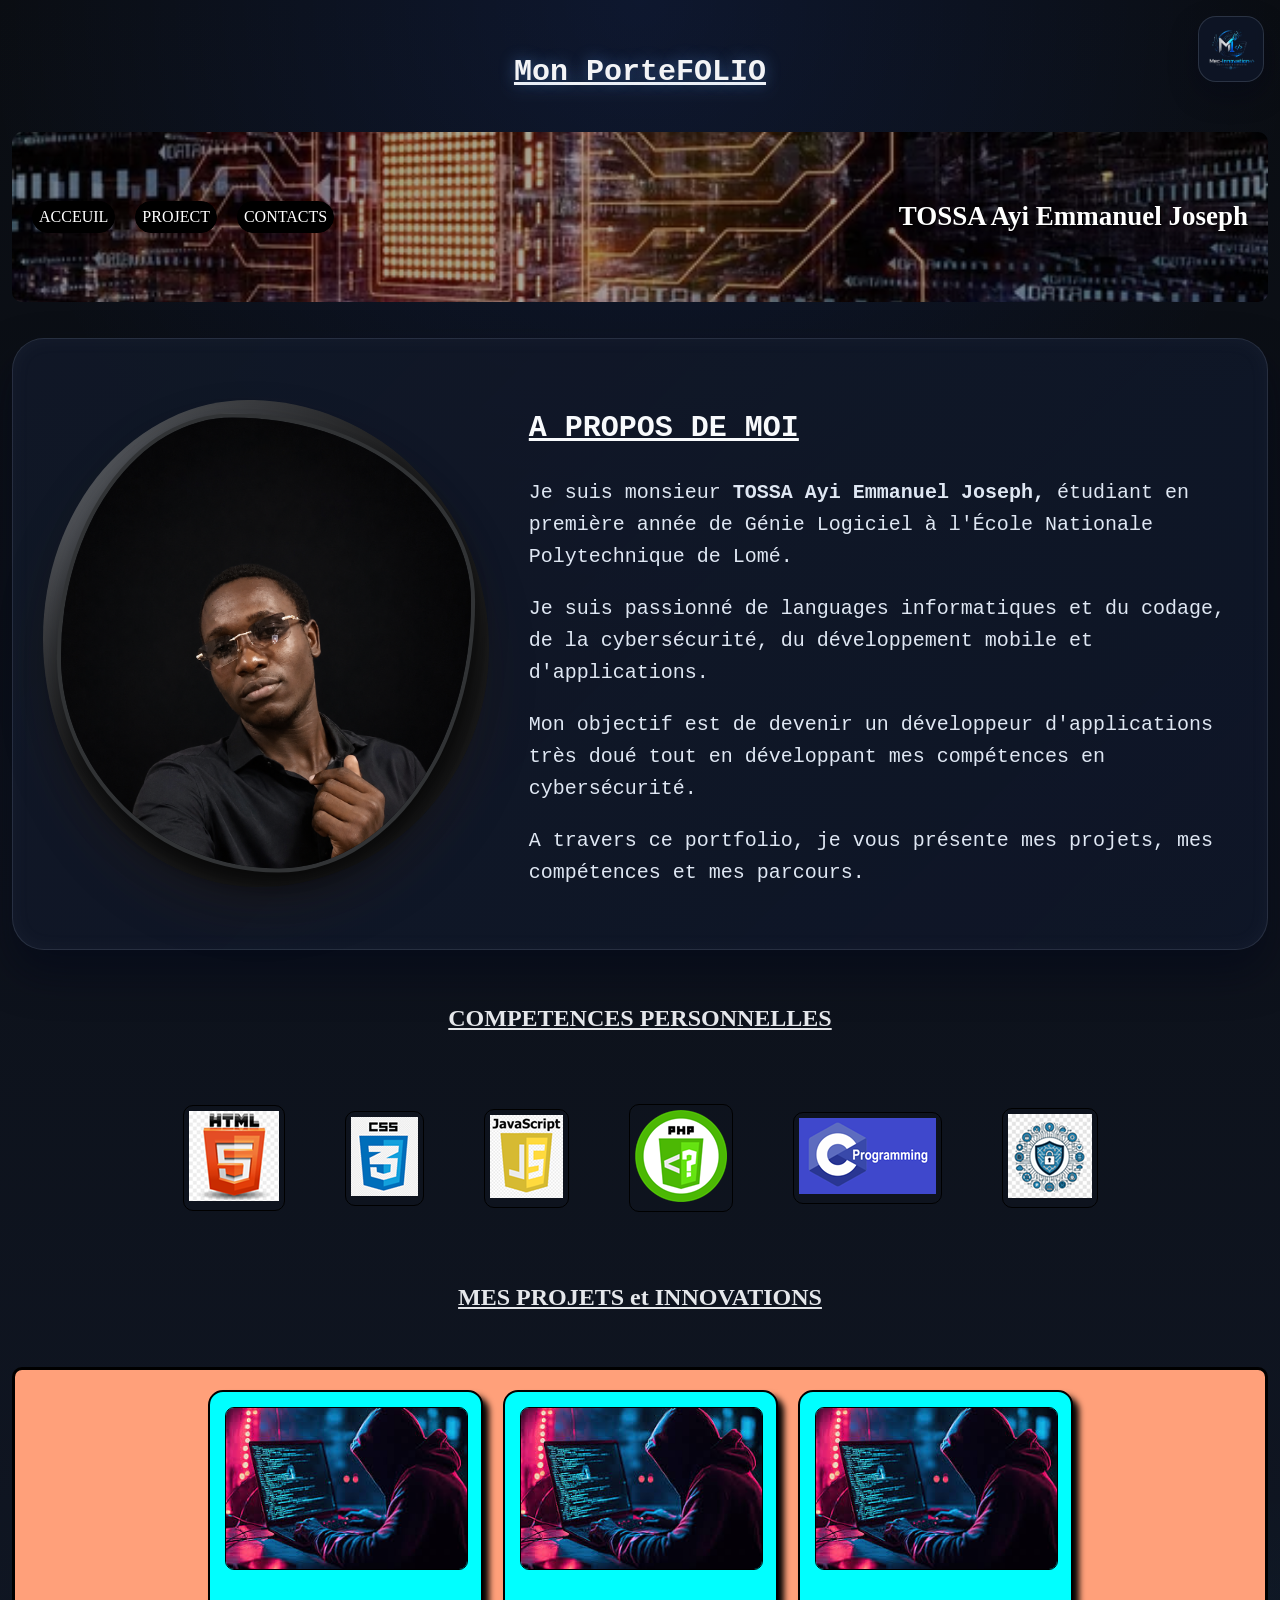
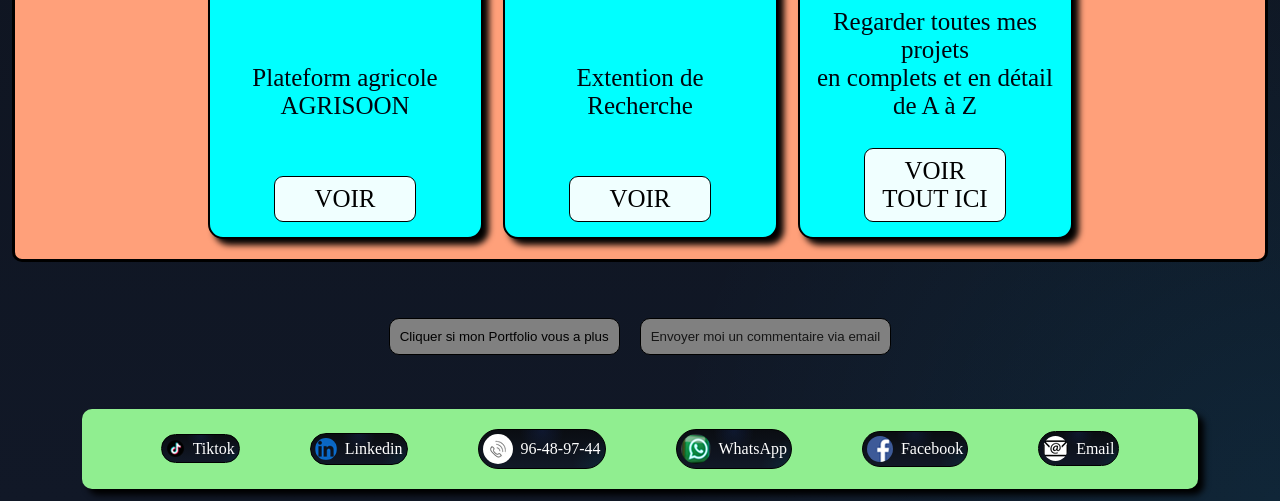
<file: index.html>
<!DOCTYPE html>
<!--[if lt IE 7]>      <html class="no-js lt-ie9 lt-ie8 lt-ie7"> <![endif]-->
<!--[if IE 7]>         <html class="no-js lt-ie9 lt-ie8"> <![endif]-->
<!--[if IE 8]>         <html class="no-js lt-ie9"> <![endif]-->
<!--[if gt IE 8]>      <html class="no-js"> <!--<![endif]-->
<html>
    <head>
        <meta charset="utf-8">
        <meta http-equiv="X-UA-Compatible" content="IE=edge">
        <title>PorteFolio</title>
        <meta name="description" content="">
        <meta name="viewport" content="width=device-width, initial-scale=1.0">
        <link rel="stylesheet" href="FOLIOS.css">
        <link rel="icon" type="x-icon" href="mylogo.png" class=>
        
    </head>
    <body>
        <!--[if lt IE 7]>
            <p class="browsehappy">You are using an <strong>outdated</strong> browser. Please <a href="#">upgrade your browser</a> to improve your experience.</p>
        <![endif]-->

        <div class="brand-corner" aria-label="Logo du portfolio">
            <img src="mylogo.png" alt="Logo du portfolio" class="brand-mark">
        </div>
        <br>

        <h2 class="le1">Mon PorteFOLIO</h2>
        
        <br>
        <nav id="navigue">
            <div class="navliens">
                <p class="nav"><a href="PorteFolio.html" class="lie">ACCEUIL</a></p>
                <P class="nav"><a href="#liens" class="lie">PROJECT</a></P>
                <p class="nav"><a href="contactes.html" class="lie">CONTACTS</a></p>
            </div><br>
            <div class="nom">TOSSA Ayi Emmanuel Joseph</div>
        </nav>
    <br><br>
    <section >
        <div class="Presentation">
            <div class="photo-shell">
                <img src="personnalite.png" alt="photo" class="matof">
            </div>
            <div class="present1">
                <h2 class="propos">A PROPOS DE MOI</h2>
                <p>Je suis monsieur <strong>TOSSA Ayi Emmanuel Joseph,</strong> étudiant en première année de Génie Logiciel à l'École Nationale Polytechnique de Lomé.</p>
                <p>Je suis passionné de languages informatiques et du codage, de la cybersécurité, du développement mobile et d'applications.</p>
                <p>Mon objectif est de devenir un développeur d'applications très doué tout en développant mes compétences en cybersécurité.</p>
                <p>A travers ce portfolio, je vous présente mes projets, mes compétences et mes parcours.</p>
            </div>
        </div>
        <br><br><p ><h2 class="competences">COMPETENCES PERSONNELLES</h2></p><br><br>

        <div id="competance">
            <p class="logo"><img src="html.png" alt="photo"></p>
            <p class="logo"><img src="css.png" alt="photo"></p>
            <p class="logo"><img src="javascript.png" alt="photo"></p>
            <p class="logo"><img src="php.png" alt="photo"></p>
            <p class="logo"><img src="C.png" alt="photo"></p>
            <p class="logo"><img src="cyber-security.png" alt="photo"></p>
        </div>
        <br><br>

        <p><h2 class="competences">MES PROJETS et INNOVATIONS</h2></p><br><br>

        <div id="liens">
            <div class="tofliens"><img src="images (6).jpg" alt="photo" class="photo">
                <br><br> Plateform agricole AGRISOON <br><br>
                <div class="voir"><a href="https://gunik2007.github.io/AgrisoonFinal/" class="toflien">VOIR</a></div>
            </div>
            <div class="tofliens"><img src="images (6).jpg" alt="photo" class="photo">
                <br><br> Extention de <br> Recherche <br><br>
                <div class="voir"><a href="https://defrikk-arch.github.io/EXTENTION_DE_RECHERCHE/" class="toflien">VOIR</a></div>
            </div>
            <div class="tofliens"><img src="images (6).jpg" alt="photo" class="photo">
                <br> Regarder toutes mes projets <br> en complets et en détail<br> de A à Z <br><br>
                <div class="voir"><a href="folioprojet.html" class="toflien">VOIR TOUT ICI</a></div>
            </div>
        </div>
    </section>
    <br><br>
    <div id="les_boutons">
        <button id="clik">Cliquer si mon Portfolio vous a plus</button>
        <button id="commentaire"><a href="formulaire.html" class="formulaire">Envoyer moi un commentaire via email</a></button>
    </div>
    
    <br>

    <script>
        document.getElementById("clik").addEventListener("click", admiration);

        function admiration() 
        {
            this.innerHTML="<strong>Merci pour votre admiration</strong>";
            this.style.backgroundColor="lightblue";
        }
        
    </script>
    </body>
    <br><br>

    <footer id="footer">
        <div class="ft">
            <a href="https://vm.tiktok.com/ZS9rej9GSDegV-9KeIl/" class="footer" target="_blank" rel="noopener noreferrer"><img src="logo-rond-tiktok.png" alt="photo">Tiktok</a>
        </div>
        <div class="ft">
            <a href="https://www.linkedin.com/in/joseph-tossa-57485640a" class="footer"><img src="linkedin.png" alt="photo" class="img">Linkedin</a>
        </div>
        <div class="ft">
            <a href="tel:+22896489744" class="footer"><img src="appel.jpg" alt="photo" class="img">96-48-97-44</a>
        </div>
        <div class="ft">
            <a href="https://wa.me/message/2WVYKYFMFB23L1" class="footer" target="_blank" rel="noopener noreferrer"><img src="whatsapp-icon-6953523_1280.png" alt="photo" class="img">WhatsApp</a>
        </div>
        <div class="ft">
            <a href="https://www.facebook.com/share/18H3pMUgus/" class="footer" target="_blank" rel="noopener noreferrer"><img src="facebook.png" alt="photo" class="img">Facebook</a>
        </div>
        <div class="ft">
            <a href="mailto:frikkde@gmail.com" class="footer"><img src="email.png" alt="photo" class="img">Email</a>
        </div>
    </footer>
</html>
</file>
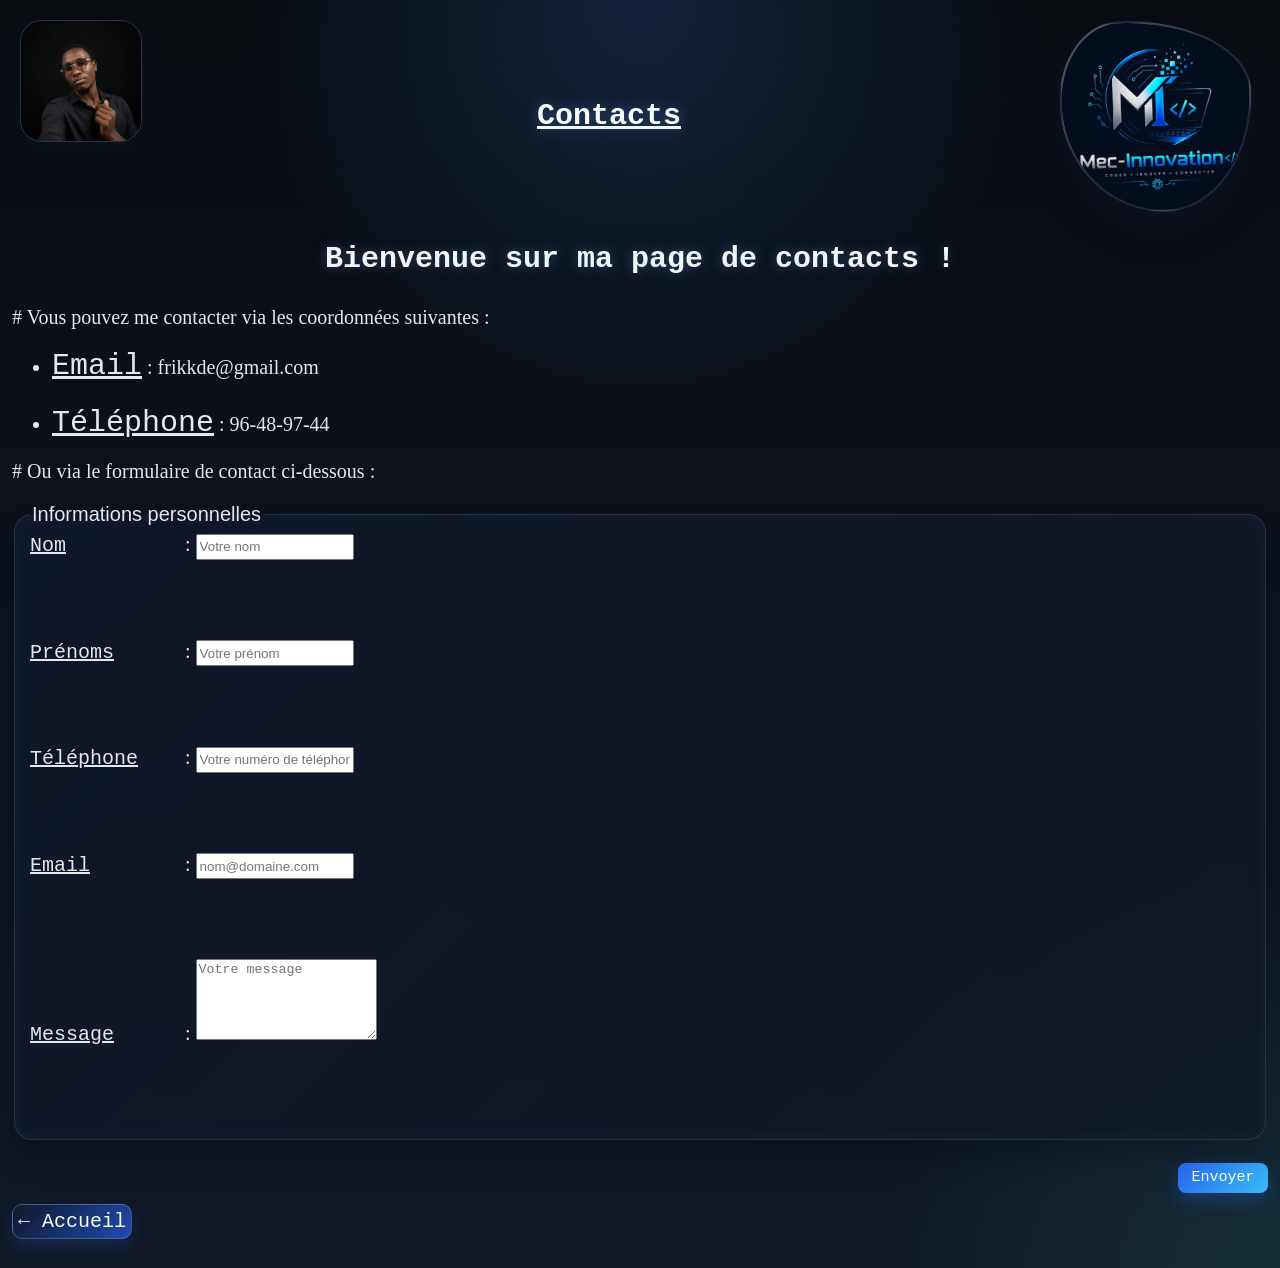
<file: contactes.html>
<!DOCTYPE html>
<!--[if lt IE 7]>      <html class="no-js lt-ie9 lt-ie8 lt-ie7"> <![endif]-->
<!--[if IE 7]>         <html class="no-js lt-ie9 lt-ie8"> <![endif]-->
<!--[if IE 8]>         <html class="no-js lt-ie9"> <![endif]-->
<!--[if gt IE 8]>      <html class="no-js"> <!--<![endif]-->
<html>
    <head>
        <meta charset="utf-8">
        <meta http-equiv="X-UA-Compatible" content="IE=edge">
        <title>Contact</title>
        <meta name="description" content="">
        <meta name="viewport" content="width=device-width, initial-scale=1">
        <link rel="stylesheet" href="contact.css">
        <link rel="icon" type="x-icon" href="mylogo.png" class=>
    </head>
    <body>
        <!--[if lt IE 7]>
            <p class="browsehappy">You are using an <strong>outdated</strong> browser. Please <a href="#">upgrade your browser</a> to improve your experience.</p>
        <![endif]-->

        <div class="profile-pic-wrap">
            <img src="personnalite.png" alt="photo" class="profile-pic">
        </div>
        
        <script src="" async defer></script>
        <div class="header-contact">
            <h1><strong>Contacts</strong></h1>
            <div class="logo-wrap">
                <img src="mylogo.png" alt="photo" class="monlogo">
            </div>
        </div>
        <p><h3>Bienvenue sur ma page de contacts !</h3></p>
        <p># Vous pouvez me contacter via les coordonnées suivantes :</p>
        <ul>
            <li><span>Email</span> : frikkde@gmail.com</li><br>
            <li><span>Téléphone</span> : 96-48-97-44</li>
        </ul>
        <p>
           # Ou via le formulaire de contact ci-dessous :
        </p>
        <form method="post" action="traitement.php">
            <fieldset id="section">
                <legend id="legend">Informations personnelles</legend>

                <label for="name">Nom</label> :
                <input type="text" id="name" name="name" required minlength="2" maxlength="50" placeholder="Votre nom"><br><br>
                <span id="error-message1"></span><br><br>

                <label for="firstname">Prénoms</label> :
                <input type="text" id="firstname" name="firstname" required minlength="2" maxlength="100" placeholder="Votre prénom"><br><br>
                <span id="error-message2"></span><br><br>

                <label for="phone">Téléphone</label> :
                <input type="tel" id="phone" name="phone" maxlength="10" placeholder="Votre numéro de téléphone"><br><br>
                <span id="error-message3"></span><br><br>

                <label for="email">Email</label> :
                <input type="email" id="email" name="email" required maxlength="100" placeholder="nom@domaine.com"><br><br>
                <span id="error-message4"></span><br><br>

                <label for="message">Message</label> :
                <textarea id="message" name="message" rows="5" required placeholder="Votre message"></textarea><br><br>
                <span id="error-message5"></span><br><br>
            </fieldset><br>
            <input type="submit" value="Envoyer" id="envoyer"><br><br>
        </form>
        <div class="lien"><a href="index.html">&larr; Accueil</a></div>
        <br>

        <script>
        
            alert("Bienvenue sur ma page de contacts !");

            const name = document.getElementById("name");
            const firstname = document.getElementById("firstname");
            const phone = document.getElementById("phone");
            const email = document.getElementById("email");
            const message = document.getElementById("message");
            const valider = document.getElementById("envoyer");

            const name_valid = /^[a-zA-Zséàèêëîïôöùûüÿ-]+(?:[ a-zA-Zséàèêëîïôöùûüÿ'-]+)*$/;
            const firstname_valid = /^[a-zA-Zséàèêëîïôöùûüÿ-]+(?:[ a-zA-Zséàèêëîïôöùûüÿ'-]+)*$/;
            const phone_valid = /^[0-9]{8}$/;
            const email_valid = /^[a-zA-Z0-9._%+-]+@[a-zA-Z0-9.-]+\.[a-zA-Z]{2,}$/;
            const message_valid = /^.{10,}$/;

            const error_message1 = document.getElementById("error-message1");
            const error_message2 = document.getElementById("error-message2");
            const error_message3 = document.getElementById("error-message3");
            const error_message4 = document.getElementById("error-message4");
            const error_message5 = document.getElementById("error-message5");

            function resetErrorMessages() {
                error_message1.textContent = "";
                error_message2.textContent = "";
                error_message3.textContent = "";
                error_message4.textContent = "";
                error_message5.textContent = "";
            }

            valider.addEventListener("click", function (e) {
                resetErrorMessages();
                let formIsValid = true;

                if (name.validity.valueMissing) {
                    e.preventDefault();
                    error_message1.textContent = "Veuillez entrer votre nom";
                    error_message1.style.color = "red";
                    error_message1.style.fontSize = "18px";
                    error_message1.style.textDecoration = "none";
                    formIsValid = false;
                } else if (!name_valid.test(name.value.trim())) {
                    e.preventDefault();
                    error_message1.textContent = "Format du nom incorrect";
                    error_message1.style.color = "red";
                    error_message1.style.fontSize = "18px";
                    error_message1.style.textDecoration = "none";
                    formIsValid = false;
                }

                if (firstname.validity.valueMissing) {
                    e.preventDefault();
                    error_message2.textContent = "Veuillez entrer votre prénom";
                    error_message2.style.color = "red";
                    error_message2.style.fontSize = "18px";
                    error_message2.style.textDecoration = "none";
                    formIsValid = false;
                } else if (!firstname_valid.test(firstname.value.trim())) {
                    e.preventDefault();
                    error_message2.textContent = "Format du prénom incorrect";
                    error_message2.style.color = "red";
                    error_message2.style.fontSize = "18px";
                    error_message2.style.textDecoration = "none";
                    formIsValid = false;
                }

                if (phone.value !== "" && !phone_valid.test(phone.value)) {
                    e.preventDefault();
                    error_message3.textContent = "Veuillez entrer un numéro de téléphone valide";
                    error_message3.style.color = "red";
                    error_message3.style.fontSize = "18px";
                    error_message3.style.textDecoration = "none";
                    formIsValid = false;
                }

                if (email.validity.valueMissing) {
                    e.preventDefault();
                    error_message4.textContent = "Veuillez entrer votre adresse email";
                    error_message4.style.color = "red";
                    error_message4.style.fontSize = "18px";
                    error_message4.style.textDecoration = "none";
                    formIsValid = false;
                } else if (!email_valid.test(email.value.trim())) {
                    e.preventDefault();
                    error_message4.textContent = "Format de l'email incorrect";
                    error_message4.style.color = "red";
                    error_message4.style.fontSize = "18px";
                    error_message4.style.textDecoration = "none";
                    formIsValid = false;
                }

                if (message.validity.valueMissing) {
                    e.preventDefault();
                    error_message5.textContent = "Veuillez écrire votre message";
                    error_message5.style.color = "red";
                    error_message5.style.fontSize = "18px";
                    error_message5.style.textDecoration = "none";
                    formIsValid = false;
                } else if (!message_valid.test(message.value.trim())) {
                    e.preventDefault();
                    error_message5.textContent = "Le message doit contenir au moins 10 caractères";
                    error_message5.style.color = "red";
                    error_message5.style.fontSize = "18px";
                    error_message5.style.textDecoration = "none";
                    formIsValid = false;
                }

                if (!formIsValid) {
                    return false;
                }
            });
        </script>
    </body>
</html>
</file>
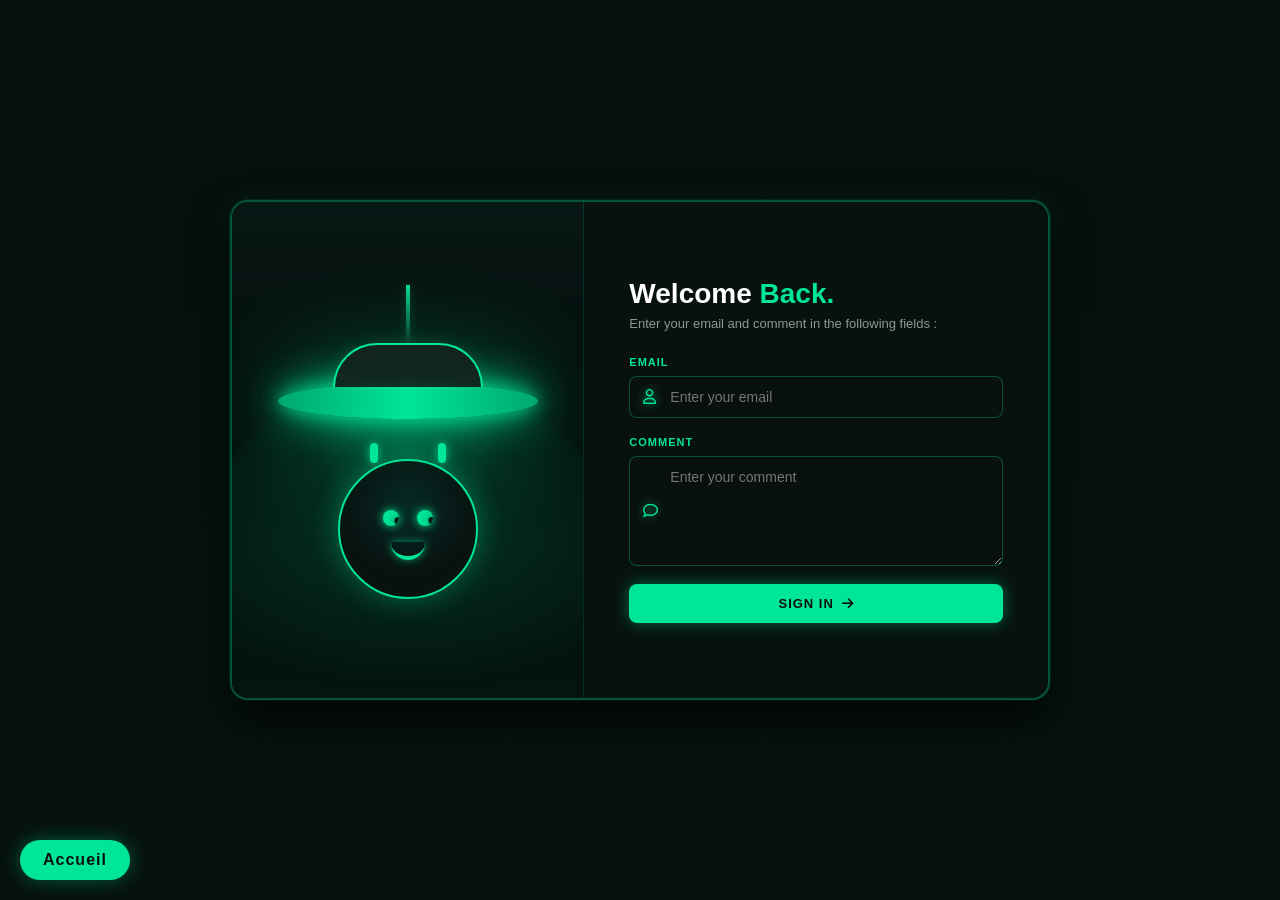
<file: formulaire.html>
<!DOCTYPE html>
<html lang="fr">
<head>
  <meta charset="UTF-8">
  <meta name="viewport" content="width=device-width, initial-scale=1.0">
  <title>Connexion - Design Néon</title>
  <!-- Font Awesome pour les icônes -->
  <link rel="stylesheet" href="https://cdnjs.cloudflare.com/ajax/libs/font-awesome/6.4.0/css/all.min.css">
  <style>
    * {
      box-sizing: border-box;
      margin: 0;
      padding: 0;
      font-family: 'Segoe UI', Tahoma, Geneva, Verdana, sans-serif;
    }

    body {
      min-height: 100vh;
      display: flex;
      justify-content: center;
      align-items: center;
      background:
        linear-gradient(180deg, rgba(5, 17, 15, 1) 0%, rgba(3, 12, 11, 1) 100%),
        radial-gradient(circle at center, rgba(0, 230, 153, 0.08), transparent 38%);
      background-color: #071410;
      background-image:
        radial-gradient(rgba(0, 230, 153, 0.08) 1px, transparent 1px),
        linear-gradient(180deg, rgba(5, 15, 14, 1), rgba(6, 18, 16, 1));
      background-size: 16px 16px, 100% 100%;
    }

    /* Carte Principale */
    .login-card {
      display: flex;
      width: 820px;
      max-width: 94%;
      height: 500px;
      background: rgba(8, 19, 17, 0.9);
      border-radius: 18px;
      border: 2px solid rgba(0, 230, 153, 0.3);
      box-shadow: 0 0 0 1px rgba(0, 230, 153, 0.08), 0 18px 40px rgba(0, 0, 0, 0.85), 0 0 25px rgba(0, 230, 153, 0.1);
      overflow: hidden;
      backdrop-filter: blur(10px);
    }

    /* Section Gauche (Illustration) */
    .left-section {
      flex: 1;
      background:
        radial-gradient(circle at center, rgba(0, 230, 153, 0.15), transparent 30%),
        linear-gradient(180deg, rgba(8, 23, 21, 0.98), rgba(5, 12, 11, 1) 35%, rgba(4, 11, 10, 1) 100%);
      border-right: 1px solid rgba(0, 230, 153, 0.16);
      display: flex;
      flex-direction: column;
      align-items: center;
      justify-content: center;
      padding: 18px 20px 22px;
      position: relative;
      overflow: hidden;
    }

    .left-section::before {
      content: "";
      position: absolute;
      inset: 0;
      background: linear-gradient(180deg, transparent 0%, rgba(0, 230, 153, 0.04) 100%);
      pointer-events: none;
    }

    /* Lampe */
    .lamp-container {
      display: flex;
      flex-direction: column;
      align-items: center;
      position: relative;
      margin-top: -12px;
      z-index: 1;
    }

    .lamp-cord {
      width: 4px;
      height: 58px;
      background: linear-gradient(180deg, #00e699, #10342d);
      box-shadow: 0 0 10px rgba(0, 230, 153, 0.25);
      opacity: 0.95;
    }

    .lamp-shade {
      width: 150px;
      height: 44px;
      background: rgba(18, 35, 31, 0.95);
      border: 2px solid #00e699;
      border-bottom: none;
      border-radius: 110px 110px 0 0;
      box-shadow: 0 0 18px rgba(0, 230, 153, 0.12);
      position: relative;
    }

    .lamp-light {
      width: 260px;
      height: 36px;
      background: linear-gradient(90deg, rgba(0, 230, 153, 0.7), rgba(0, 230, 153, 1), rgba(0, 230, 153, 0.7));
      border-radius: 50%;
      box-shadow: 0 0 18px rgba(0, 230, 153, 0.8), 0 0 40px rgba(0, 230, 153, 1), 0 0 100px rgba(0, 230, 153, 0.9);
      margin-top: -4px;
    }

    .light-beam {
      position: absolute;
      top: 92px;
      left: 50%;
      transform: translateX(-50%);
      width: 520px;
      height: 300px;
      background: radial-gradient(ellipse at center, rgba(0, 230, 153, 0.22) 0%, rgba(0, 230, 153, 0.10) 28%, rgba(0, 230, 153, 0.04) 58%, transparent 78%);
      border-radius: 50% 50% 0 0 / 100% 100% 0 0;
      pointer-events: none;
      filter: blur(4px);
      opacity: 1;
    }

    /* Avatar Robot */
    .robot-avatar {
      width: 140px;
      height: 140px;
      background: radial-gradient(circle at 50% 35%, rgba(5, 42, 34, 0.9), rgba(9, 16, 16, 1) 62%);
      border: 2px solid #00e699;
      border-radius: 50%;
      display: flex;
      justify-content: center;
      align-items: center;
      box-shadow: 0 0 28px rgba(0, 230, 153, 0.35), inset 0 0 16px rgba(0, 230, 153, 0.05);
      margin-top: 40px;
      z-index: 2;
      position: relative;
    }

    .robot-avatar::before,
    .robot-avatar::after {
      content: "";
      position: absolute;
      top: -18px;
      width: 8px;
      height: 20px;
      background: #00e699;
      border-radius: 999px;
      box-shadow: 0 0 10px rgba(0, 230, 153, 0.8);
    }

    .robot-avatar::before {
      left: 30px;
    }

    .robot-avatar::after {
      right: 30px;
    }

    .robot-face {
      width: 100px;
      display: flex;
      flex-direction: column;
      align-items: center;
      gap: 16px;
      transform: translateY(6px);
    }

    .eyes {
      display: flex;
      gap: 18px;
    }

    .eye {
      position: relative;
      width: 16px;
      height: 16px;
      background: #00e699;
      border-radius: 50%;
      box-shadow: 0 0 10px #00e699;
      overflow: hidden;
    }

    .pupil {
      position: absolute;
      width: 7px;
      height: 7px;
      left: 50%;
      top: 50%;
      transform: translate(-50%, -50%);
      background: #031b15;
      border-radius: 50%;
      box-shadow: 0 0 8px rgba(3, 27, 21, 0.7);
      transition: transform 0.18s ease-out;
    }

    .smile {
      width: 34px;
      height: 18px;
      border-bottom: 4px solid #00e699;
      border-radius: 0 0 22px 22px;
      box-shadow: 0 0 8px rgba(0, 230, 153, 0.6);
    }

    /* Section Droite (Formulaire) */
    .right-section {
      flex: 1.2;
      padding: 40px 45px;
      display: flex;
      flex-direction: column;
      justify-content: center;
      color: #ffffff;
    }

    .header h2 {
      font-size: 28px;
      font-weight: 600;
      margin-bottom: 6px;
    }

    .header h2 span {
      color: #00e699;
    }

    .header p {
      color: #8a9996;
      font-size: 13px;
      margin-bottom: 25px;
    }

    /* Champs de saisie */
    .input-group {
      margin-bottom: 18px;
    }

    .input-group label {
      display: block;
      font-size: 11px;
      font-weight: 700;
      color: #00e699;
      letter-spacing: 1px;
      margin-bottom: 8px;
    }

    .input-wrapper {
      position: relative;
      display: flex;
      align-items: center;
    }

    .input-wrapper i {
      position: absolute;
      left: 14px;
      color: #00e699;
      font-size: 15px;
      line-height: 1;
      display: inline-block;
      opacity: 1;
      visibility: visible;
      z-index: 2;
      text-shadow: 0 0 8px rgba(0, 230, 153, 0.7);
    }

    .input-wrapper input,
    .input-wrapper textarea {
      width: 100%;
      padding: 12px 14px 12px 40px;
      background: rgba(10, 18, 18, 0.6);
      border: 1px solid rgba(0, 230, 153, 0.3);
      border-radius: 8px;
      color: #fff;
      font-size: 14px;
      outline: none;
      transition: all 0.3s ease;
      resize: vertical;
      font-family: 'Segoe UI', Tahoma, Geneva, Verdana, sans-serif;
    }

    .input-wrapper textarea {
      min-height: 110px;
      padding-top: 12px;
    }

    .input-wrapper input:focus,
    .input-wrapper textarea:focus {
      border-color: #00e699;
      box-shadow: 0 0 10px rgba(0, 230, 153, 0.2);
    }

    /* Bouton principal */
    .submit-btn {
      width: 100%;
      padding: 12px;
      background: #00e699;
      border: none;
      border-radius: 8px;
      color: #06110e;
      font-weight: 700;
      font-size: 13px;
      letter-spacing: 1px;
      cursor: pointer;
      display: flex;
      justify-content: center;
      align-items: center;
      gap: 8px;
      margin-top: 10px;
      box-shadow: 0 0 15px rgba(0, 230, 153, 0.4);
      transition: all 0.3s ease;
    }

    .submit-btn:hover {
      background: #00cc88;
      box-shadow: 0 0 20px rgba(0, 230, 153, 0.6);
    }

    .home-btn {
      position: fixed;
      left: 20px;
      bottom: 20px;
      padding: 10px 22px;
      background: #00e699;
      border: 1px solid rgba(0, 230, 153, 0.9);
      border-radius: 999px;
      color: #06110e;
      font-weight: 700;
      letter-spacing: 1px;
      text-decoration: none;
      box-shadow: 0 0 18px rgba(0, 230, 153, 0.35);
      transition: all 0.3s ease;
      z-index: 10;
    }

    .home-btn:hover {
      background: #00cc88;
      box-shadow: 0 0 22px rgba(0, 230, 153, 0.5);
    }

    @media (max-width: 900px) {
      .home-btn {
        left: 16px;
        bottom: 16px;
        padding: 9px 18px;
        font-size: 13px;
      }
    }

    @media (max-width: 560px) {
      .home-btn {
        left: 12px;
        bottom: 12px;
        padding: 8px 16px;
        font-size: 12px;
      }
    }

    /* Séparateur "or" */
    .divider {
      display: flex;
      align-items: center;
      text-align: center;
      margin: 20px 0;
      color: #556663;
      font-size: 12px;
    }

    .divider::before, .divider::after {
      content: '';
      flex: 1;
      border-bottom: 1px solid #1a2b28;
    }

    .divider span {
      padding: 0 10px;
    }

    /* Connexion Sociale */
    .social-login {
      display: flex;
      gap: 12px;
    }

    .social-btn {
      flex: 1;
      padding: 10px;
      background: rgba(10, 18, 18, 0.6);
      border: 1px solid rgba(255, 255, 255, 0.1);
      border-radius: 8px;
      color: #fff;
      font-size: 12px;
      font-weight: 600;
      cursor: pointer;
      display: flex;
      align-items: center;
      justify-content: center;
      gap: 8px;
      transition: background 0.3s ease;
    }

    .social-btn i {
      font-size: 14px;
      color: #00e699;
      display: inline-block;
      opacity: 1;
      visibility: visible;
      text-shadow: 0 0 8px rgba(0, 230, 153, 0.7);
    }

    .social-btn:hover {
      background: rgba(20, 35, 33, 0.8);
      border-color: rgba(0, 230, 153, 0.3);
    }

    /* Lien d'inscription */
    .footer-text {
      text-align: center;
      margin-top: 20px;
      font-size: 11px;
      color: #667774;
    }

    .footer-text a {
      color: #00e699;
      text-decoration: underline;
    }

    @media (max-width: 900px) {
      .login-card {
        width: 92%;
        height: auto;
        flex-direction: column;
      }

      .left-section {
        min-height: 260px;
        padding: 22px 20px 10px;
        border-right: none;
        border-bottom: 1px solid rgba(0, 230, 153, 0.16);
      }

      .robot-avatar {
        width: 120px;
        height: 120px;
        margin-top: 18px;
      }

      .lamp-light {
        width: 200px;
      }

      .light-beam {
        width: 300px;
        height: 200px;
      }

      .right-section {
        padding: 26px 22px 30px;
      }
    }

    @media (max-width: 560px) {
      body {
        padding: 16px;
      }

      .login-card {
        width: 100%;
        border-radius: 16px;
      }

      .left-section {
        min-height: 220px;
      }

      .lamp-cord {
        height: 40px;
      }

      .lamp-shade {
        width: 110px;
      }

      .lamp-light {
        width: 160px;
        height: 24px;
      }

      .light-beam {
        width: 220px;
        height: 160px;
      }

      .robot-avatar {
        width: 100px;
        height: 100px;
      }

      .robot-face {
        width: 78px;
      }

      .eye {
        width: 12px;
        height: 12px;
      }

      .pupil {
        width: 5px;
        height: 5px;
      }

      .social-login {
        flex-direction: column;
      }

      .header h2 {
        font-size: 24px;
      }
    }
  </style>
</head>
<body>

  <div class="login-card">
    <!-- Côté Gauche : Illumination & Avatar -->
    <div class="left-section">
      <div class="lamp-container">
        <div class="lamp-cord"></div>
        <div class="lamp-shade"></div>
        <div class="lamp-light"></div>
        <div class="light-beam"></div>
      </div>

      <div class="robot-avatar">
        <div class="robot-face">
          <div class="eyes">
            <div class="eye"><span class="pupil"></span></div>
            <div class="eye"><span class="pupil"></span></div>
          </div>
          <div class="smile"></div>
        </div>
      </div>
    </div>

    <!-- Côté Droit : Formulaire -->
    <div class="right-section">
      <div class="header">
        <h2>Welcome <span>Back.</span></h2>
        <p>Enter your email and comment in the following fields :</p>
      </div>

      <form>
        <div class="input-group">
          <label>EMAIL</label>
          <div class="input-wrapper">
            <i class="fa-regular fa-user"></i>
            <input type="email" placeholder="Enter your email" required>
          </div>
        </div>

        <div class="input-group">
          <label>COMMENT</label>
          <div class="input-wrapper">
            <i class="fa-regular fa-comment"></i>
            <textarea rows="4" placeholder="Enter your comment" required></textarea>
          </div>
        </div>

        <button type="submit" class="submit-btn">
          SIGN IN <i class="fa-solid fa-arrow-right"></i>
        </button>
      </form>

    </div>
  </div>

  <a href="index.html" class="home-btn">Accueil</a>

  <script>
    const pupils = document.querySelectorAll('.pupil');
    const formArea = document.querySelector('.right-section');
    const formInputs = document.querySelectorAll('input, button, .social-btn');
    const emailInput = document.querySelector('input[type="email"]');
    const commentInput = document.querySelector('textarea');
    const form = document.querySelector('form');

    const emailRegex = /^[a-zA-Z0-9._%+-]+@[a-zA-Z0-9.-]+\.[a-zA-Z]{2,}$/;
    const commentRegex = /^(?=\s*\S)([\w\sÀ-ÿ.,!?;:'"()\-/]{10,500})$/;

    function setFieldState(input, isValid) {
      if (!input) return;
      input.style.borderColor = isValid ? '#00e699' : '#ff6b6b';
      input.style.boxShadow = isValid ? '0 0 10px rgba(0, 230, 153, 0.2)' : '0 0 10px rgba(255, 107, 107, 0.2)';
    }

    function validateEmail() {
      if (!emailInput) return true;
      const isValid = emailRegex.test(emailInput.value.trim());
      setFieldState(emailInput, isValid);
      return isValid;
    }

    function validateComment() {
      if (!commentInput) return true;
      const isValid = commentRegex.test(commentInput.value.trim());
      setFieldState(commentInput, isValid);
      return isValid;
    }

    if (emailInput) {
      emailInput.addEventListener('input', validateEmail);
      emailInput.addEventListener('blur', validateEmail);
    }

    if (commentInput) {
      commentInput.addEventListener('input', validateComment);
      commentInput.addEventListener('blur', validateComment);
    }

    if (form) {
      form.addEventListener('submit', (event) => {
        const emailValid = validateEmail();
        const commentValid = validateComment();

        if (!emailValid || !commentValid) {
          event.preventDefault();
        }
      });
    }

    function movePupils(targetX, targetY) {
      pupils.forEach((pupil) => {
        const eye = pupil.parentElement;
        const eyeRect = eye.getBoundingClientRect();
        const centerX = eyeRect.left + eyeRect.width / 2;
        const centerY = eyeRect.top + eyeRect.height / 2;

        const dx = targetX - centerX;
        const dy = targetY - centerY;
        const angle = Math.atan2(dy, dx);
        const maxOffset = 3.5;
        const x = Math.cos(angle) * maxOffset;
        const y = Math.sin(angle) * maxOffset;

        pupil.style.transform = `translate(${x}px, ${y}px)`;
      });
    }

    function lookAtForm() {
      const rect = formArea.getBoundingClientRect();
      const focusTargetX = rect.left + rect.width * 0.72;
      const focusTargetY = rect.top + rect.height * 0.38;
      movePupils(focusTargetX, focusTargetY);
    }

    function lookAtElement(element) {
      const rect = element.getBoundingClientRect();
      const centerX = rect.left + rect.width / 2;
      const centerY = rect.top + rect.height / 2;
      movePupils(centerX, centerY);
    }

    formInputs.forEach((element) => {
      element.addEventListener('focus', () => lookAtElement(element));
      element.addEventListener('mouseenter', () => lookAtElement(element));
    });

    document.addEventListener('pointermove', (event) => {
      if (document.activeElement && document.activeElement.tagName !== 'BODY') {
        lookAtElement(document.activeElement);
        return;
      }
      movePupils(event.clientX, event.clientY);
    });

    document.addEventListener('focusout', () => {
      lookAtForm();
    });

    lookAtForm();
  </script>

</body>
</html>
</file>
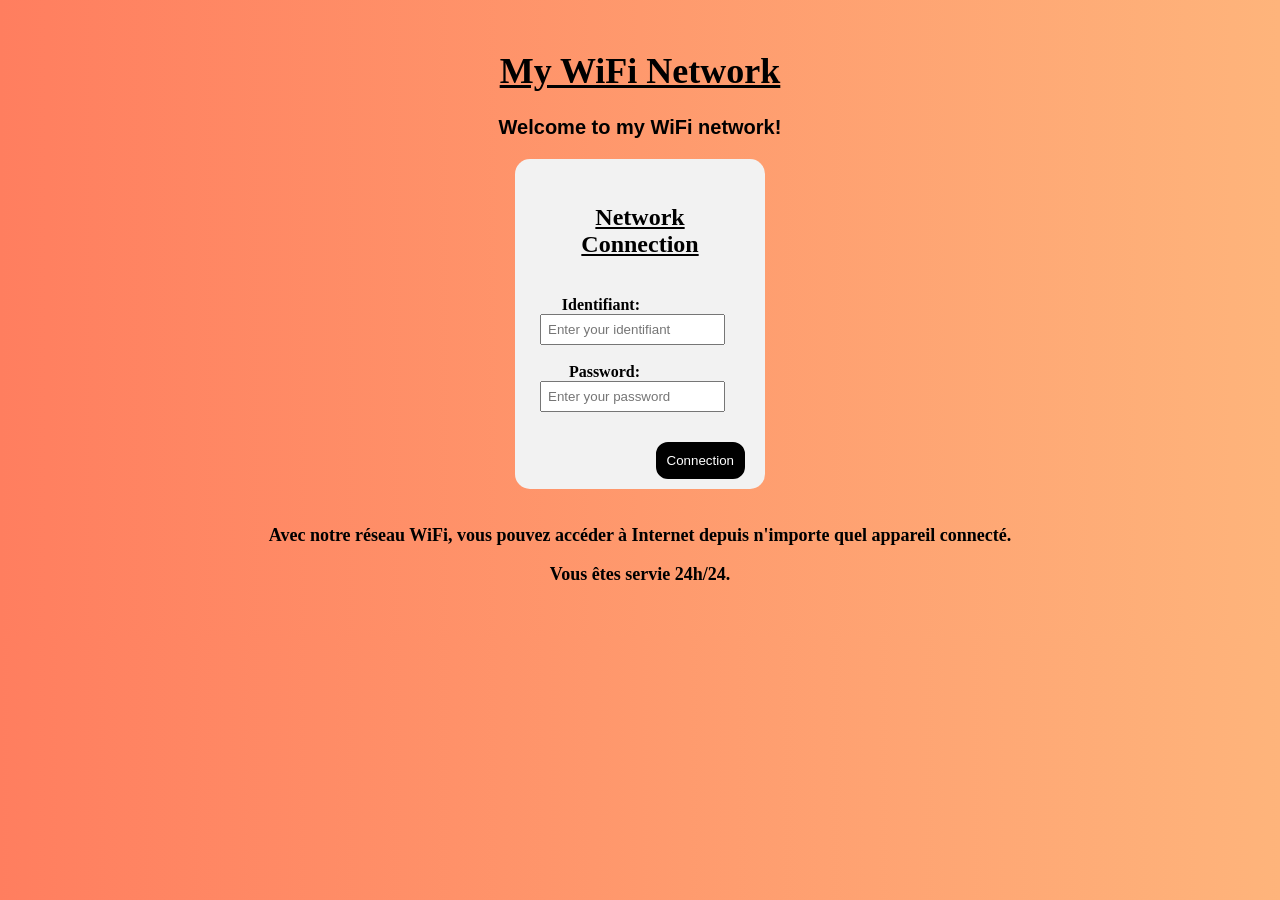
<file: Pagewifi.html>
<!DOCTYPE html>
<!--[if lt IE 7]>      <html class="no-js lt-ie9 lt-ie8 lt-ie7"> <![endif]-->
<!--[if IE 7]>         <html class="no-js lt-ie9 lt-ie8"> <![endif]-->
<!--[if IE 8]>         <html class="no-js lt-ie9"> <![endif]-->
<!--[if gt IE 8]>      <html class="no-js"> <!--<![endif]-->
<html>
    <head>
        <meta charset="utf-8">
        <meta http-equiv="X-UA-Compatible" content="IE=edge">
        <title>My WiFi Network</title>
        <meta name="description" content="Welcome to my WiFi network!">
        <meta name="viewport" content="width=device-width, initial-scale=1">
        <link rel="stylesheet" href="wifi.css">
        <link rel="icon" type="image/png" href="image/logo_rond.png">
    </head>
    <body>
        <!--[if lt IE 7]>
            <p class="browsehappy">You are using an <strong>outdated</strong> browser. Please <a href="#">upgrade your browser</a> to improve your experience.</p>
        <![endif]-->
        
        <script src="" async defer></script>
        <div class="wifi-container">

            <h1>My WiFi Network</h1>
            <p>Welcome to my WiFi network!</p>
            <form method="post" action="connect.php">
                <h2>Network Connection</h2><br>
                <label for="identifiant">Identifiant:</label>
                <input type="text" id="identifiant" name="identifiant" required  placeholder="Enter your identifiant"><br><br>

                <label for="password">Password:</label>
                <input type="password" id="password" name="password" required  placeholder="Enter your password"><br><br>

                <input type="submit" value="Connection">
            </form>
            <br><br>
            <div class="info">Avec notre réseau WiFi, vous pouvez accéder à Internet depuis n'importe quel appareil connecté.</div><br>
            <div class="info">Vous êtes servie 24h/24.</div>
        </div>
    </body>
</html>
</file>
<file: FOLIOS.css>
body
{
    position: relative;
    background:
        radial-gradient(circle at top, rgba(43, 98, 255, 0.12), transparent 30%),
        radial-gradient(circle at bottom right, rgba(0, 204, 255, 0.08), transparent 25%),
        linear-gradient(180deg, #0a0d12 0%, #111827 100%);
    margin: 2px;
    padding: 10PX;
    color: #e5e7eb;
}

.brand-corner
{
    position: fixed;
    top: 16px;
    right: 16px;
    width: 64px;
    height: 64px;
    display: flex;
    align-items: center;
    justify-content: center;
    border-radius: 18px;
    background: rgba(15, 23, 42, 0.75);
    border: 1px solid rgba(148, 163, 184, 0.22);
    box-shadow: 0 12px 28px rgba(2, 6, 23, 0.38);
    backdrop-filter: blur(8px);
    z-index: 20;
}

.brand-mark
{
    width: 80%;
    height: 80%;
    object-fit: contain;
    display: block;
}

.photo-shell
{
    position: relative;
    display: flex;
    align-items: center;
    justify-content: center;
    width: clamp(280px, 32vw, 470px);
    aspect-ratio: 1 / 1.08;
    padding: 18px;
    border-radius: 46% 54% 52% 48% / 49% 51% 49% 51%;
    background: radial-gradient(circle at 30% 30%, rgba(255,255,255,0.4), rgba(23,23,23,0.95) 52%, rgba(9,9,9,1) 100%);
    box-shadow: 0 28px 50px rgba(60, 40, 10, 0.18), inset 0 0 30px rgba(255,255,255,0.08);
}

.matof
{
    display: block;
    width: 100%;
    height: 100%;
    object-fit: cover;
    object-position: center top;
    border: 4px solid rgba(255, 255, 255, 0.15);
    border-radius: 42% 58% 47% 53% / 53% 41% 59% 47%;
    margin: 0 auto;
    background: #0d0f12;
    box-shadow: 0 18px 30px rgba(0, 0, 0, 0.38), 0 8px 14px rgba(0, 0, 0, 0.2);
    transform: scale(1.02);
} 

.le1
{
    text-align: center;
    color: #f3f4f6;
    font-size: clamp(20px, 3vw, 30px);
    font-family: 'Courier New', Courier, monospace;
    text-shadow: 0 0 16px rgba(96, 165, 250, 0.45);
}

h3
{
    color: #f3f4f6;
}

.Presentation
{
    display: flex;
    flex-wrap: wrap;
    align-items: center;
    justify-content: center;
    gap: 32px;
    padding: 30px 24px;
    background: linear-gradient(135deg, rgba(17, 24, 39, 0.95), rgba(15, 23, 42, 0.82));
    border: 1px solid rgba(148, 163, 184, 0.18);
    border-radius: 32px;
    box-shadow: 0 22px 42px rgba(2, 6, 23, 0.5), inset 0 0 20px rgba(148, 163, 184, 0.05);
}

.present1
{
    flex: 1 1 320px;
    max-width: 700px;
    font-size: clamp(16px, 2vw, 20px);
    font-family: 'Courier New', Courier, monospace;
    line-height: 1.6;
    padding: 10px 8px;
    color: #dfe7f3;
}

@media (max-width: 768px)
{
    .Presentation
    {
        flex-direction: column;
        text-align: center;
        padding: 24px 18px;
    }

    .present1
    {
        max-width: 100%;
        font-size: clamp(15px, 2.6vw, 18px);
    }

    .photo-shell
    {
        width: min(72vw, 330px);
        padding: 14px;
    }
}

@media (max-width: 520px)
{
    body
    {
        padding: 8px;
    }

    .Presentation
    {
        gap: 18px;
        border-radius: 22px;
    }

    .photo-shell
    {
        width: min(82vw, 280px);
        padding: 12px;
    }

    .matof
    {
        border-width: 3px;
    }

    .present1
    {
        font-size: clamp(14px, 4vw, 16px);
        line-height: 1.55;
    }
}

#liens
{
    border: solid black 3px;
    display: flex;
    flex-wrap: wrap;
    justify-content: center;
    align-items: stretch;
    gap: 20px;
    padding: 20px;
    border-radius: 10px;
    background-color: lightsalmon;
    box-sizing: border-box;
}

.tofliens
{
    border: solid black 2px;
    border-radius: 15px;
    background-color: aqua;
    font-size: clamp(16px, 2vw, 25px);
    font-family: Cambria, Cochin, Georgia, Times, 'Times New Roman', serif;
    flex: 1 1 250px;
    max-width: 275px;
    min-width: 220px;
    padding: 15px;
    text-align: center;
    box-sizing: border-box;
    display: flex;
    flex-direction: column;
    justify-content: space-between;
    box-shadow: 6px 6px 6px black;
    color: #00050e;
}

.tofliens:hover
{
    color: white;
    background-color: black;
}

.toflien
{
    color: black;
    text-decoration: none;
}

.voir
{
    border: black solid 1px;
    border-radius: 9px;
    width: 50%;
    max-width: 120px;
    margin: 0 auto;
    padding: 8px 10px;
    background-color: azure;
}
.photo 
{
    border: solid black 1px;
    border-radius: 9px;
    width: 100%;
    height: auto;
    object-fit: cover;
    display: block;
    margin-bottom: 10px;
}

.navliens
{
    display: flex;
    gap: 20px;
}

.nav 
{
    border: black solid 1px;
    padding: 6px;
    border-radius: 20px;
    background-color: black;
}

.nav:hover
{
    background-color:grey;
}

.lie 
{
    text-decoration:none;
    color:white;
}

#navigue
{
    display: flex;
    justify-content: space-between;
    align-items: center;
    padding: 15px 20px;
    min-height: 140px;
    background-image: linear-gradient(rgba(0,0,0,0.35), rgba(0,0,0,0.35)), url("info.jpg");
    background-size: cover;
    background-position: center;
    background-repeat: no-repeat;
    border-radius: 10px;
    overflow: hidden;
}

.nom
{
    font-size: 27px;
    text-align: left;
    color: white;
    text-shadow: 1px 1px 2px black;
    font-weight: bold;
}

.propos 
{
    color: #f8fafc;
}

h2
{
text-decoration: underline;
}

#competance
{
    display: flex;
    gap: 60px;
    align-items: center;
    justify-content: center;
    flex-wrap: wrap;
}

.logo
{
    border: black solid 1px;
    border-radius: 10px;
    padding: 5px;
}

.competences
{
    text-align: center;
}

#footer
{
    display: flex;
    justify-content: center;
    align-items: center;
    gap: 70px;
    box-sizing: border-box;
    box-shadow: 6px 6px 6px black;
    border-radius: 10px;
    background-color: lightgreen;
    margin-left: 70px;
    margin-right: 70px;
    padding: 20px;
    flex-wrap: wrap;
}

#footer p
{
    margin: 0;
    padding: 10px;
    text-align: center;
    min-width: 120px;
}

.footer
{
    color: white;
    text-decoration: none;
    display: flex;
    align-items: center;
    gap: 8px;
}

.monlogo
{
    width: 70px;
    height: auto;
    margin: 0 auto;
    border-radius: 50%;
    box-shadow: 8px 8px 8px black;
    justify-content: center;
    align-items: center;
    display: block;
}

.ft 
{
    border: black solid 1px;
    border-radius: 20px;
    background:
        radial-gradient(circle at top, rgba(43, 98, 255, 0.12), transparent 30%),
        radial-gradient(circle at bottom right, rgba(0, 204, 255, 0.08), transparent 25%),
        linear-gradient(180deg, #0a0d12 0%, #111827 100%);
    padding: 4px;
}

.img
{
    border-radius: 50%;
}

.ft:hover
{
  background-image: none;
  background-color: rgb(167, 59, 59);
}

.icone
{
    border-radius: 50%;
}

@media screen and (max-width: 425px)
{
    .brand-corner
    {
        top: 10px;
        right: 10px;
        width: 52px;
        height: 52px;
        border-radius: 14px;
    }

    .navliens
    {
        display: block;
        gap: 5px
    }

    .lie:hover 
    {
        border-top: solid red 3px;
        background-color: rgb(243, 102, 102);
    }

    .nom
    {
        font-size: 20px;
    }

    .nav
    {
        font-size: 14px;
        border-radius: none;
        border: none;
        background-color: transparent;
    }
    
    .nav:hover
    {
        background-color: transparent;
    }

    #les_boutons
    {
        flex-direction: column;
        gap: 10px;
    }
}

@media screen and (min-width: 426px) and (max-width: 768px)
{
    .navliens
    {
        display: block;
        gap: 5px
    }

    .nom
    {
        font-size: 20px;
    }

    .nav
    {
        font-size: 14px;
    }
    
}

#clik 
{
    border: 1px black solid;
    padding: 10px;
    border-radius: 10px;
    background-color: grey;
}

#clik:hover 
{
    background-color: rgb(190, 71, 71);
}

#commentaire 
{
    border: 1px black solid;
    padding: 10px;
    border-radius: 10px;
    background-color: grey;
}

#commentaire:hover 
{
    background-color: rgb(43, 43, 201);
}

#les_boutons 
{
    display: flex;
    justify-content: center;
    gap: 20px;
    margin-top: 20px;
}

.formulaire 
{
    text-decoration: none;
    color: rgb(22, 22, 22);
}

.formulaire:hover 
{
    color: white;
}
</file>
<file: contact.css>
body
{
    position: relative;
    background:
        radial-gradient(circle at top, rgba(59, 130, 246, 0.18), transparent 28%),
        radial-gradient(circle at bottom right, rgba(45, 212, 191, 0.12), transparent 22%),
        linear-gradient(180deg, #090d12 0%, #111827 100%);
    margin: 2px;
    padding: 10PX;
    font-size: clamp(20px, 3vw, 20px);
    color: #e5e7eb;
}

.profile-pic-wrap
{
    position: absolute;
    top: 18px;
    left: 18px;
    width: clamp(80px, 10vw, 120px);
    height: clamp(80px, 10vw, 120px);
    border-radius: 22px;
    overflow: hidden;
    background: rgba(15, 23, 42, 0.8);
    border: 1px solid rgba(148, 163, 184, 0.2);
    box-shadow: 0 10px 22px rgba(15, 23, 42, 0.42);
    z-index: 10;
}

.profile-pic
{
    width: 100%;
    height: 100%;
    display: block;
    object-fit: cover;
}

span
{
    text-decoration: underline;
    font-size: clamp(20px, 3vw, 30px);
    font-family: 'Courier New', Courier, monospace;
}


h3
{
    color: #f3f4f6;
    text-align: center;
    font-size: clamp(20px, 3vw, 30px);
    font-family: 'Courier New', Courier, monospace;
    text-shadow: 0 0 12px rgba(96, 165, 250, 0.35);
}

.header-contact
{
    display: flex;
    align-items: center;
    justify-content: space-between;
    gap: 24px;
    padding: 8px 16px 0;
    margin-bottom: 10px;
    padding-left: clamp(110px, 14vw, 170px);
}

.logo-wrap
{
    width: clamp(120px, 15vw, 188px);
    height: clamp(120px, 15vw, 188px);
    border-radius: 32% 68% 46% 54% / 42% 38% 62% 58%;
    background: radial-gradient(circle at 30% 30%, rgba(255,255,255,0.4), rgba(15,23,42,0.95) 54%, rgba(2,6,23,1) 100%);
    display: flex;
    align-items: center;
    justify-content: center;
    box-shadow: 0 18px 32px rgba(15, 23, 42, 0.45), inset 0 0 20px rgba(255,255,255,0.08);
    border: 2px solid rgba(148, 163, 184, 0.16);
    overflow: hidden;
    flex-shrink: 0;
    transform: rotate(-2deg);
}

@media (max-width: 768px)
{
    body
    {
        padding-top: 82px;
    }

    .profile-pic-wrap
    {
        top: 12px;
        left: 12px;
        width: 70px;
        height: 70px;
        border-radius: 18px;
    }

    .header-contact
    {
        padding-left: 92px;
        gap: 12px;
        justify-content: center;
    }

    h1
    {
        font-size: clamp(22px, 5vw, 28px);
    }
}

@media (max-width: 480px)
{
    body
    {
        padding: 70px 8px 10px;
    }

    .profile-pic-wrap
    {
        top: 10px;
        left: 10px;
        width: 58px;
        height: 58px;
        border-radius: 14px;
    }

    .header-contact
    {
        padding-left: 72px;
        margin-bottom: 20px;
    }

    h1
    {
        text-align: left;
        font-size: 1.4rem;
    }
}

.monlogo
{
    display: block;
    width: 100%;
    height: 100%;
    object-fit: cover;
    border-radius: 32% 68% 46% 54% / 42% 38% 62% 58%;
    background: #0b1220;
    filter: saturate(1.1) contrast(1.05);
}

#section
{
    background: linear-gradient(135deg, rgba(15, 23, 42, 0.96), rgba(17, 24, 39, 0.84));
    border: 1px solid rgba(148, 163, 184, 0.18);
    box-shadow: inset 0 0 18px rgba(96, 165, 250, 0.06), 0 18px 30px rgba(2, 6, 23, 0.24);
    border-radius: 18px;
}

#section:hover
{
    box-shadow: 0px 0px 10px 5px black;
}

h1
{
    text-decoration: capitalize;
    text-decoration: underline;
    font-size: clamp(20px, 3vw, 30px);
    font-family: 'Courier New', Courier, monospace;
    text-align: center;
    color: #f8fafc;
    text-shadow: 0 0 14px rgba(96, 165, 250, 0.4);
    margin: 0;
    flex: 1;
}

input
{
    width: 150px;
    height: 20px;
}

label
{
    font-size: clamp(10px, 3vw, 20px);
    font-family: Courier New, Courier, monospace;
    width: 150px;
    display: inline-block;
    text-decoration: underline;
}

input[type="submit"]
{
    width: 90px;
    height: 30px;
    background: linear-gradient(135deg, #2563eb, #38bdf8);
    font-size: 15px;
    color: white;
    font-family: Courier New, Courier, monospace;
    cursor: pointer;
    float: right;
    border-radius: 8px;
    padding: 5px;
    border: none;
    box-shadow: 0 8px 18px rgba(37, 99, 235, 0.3);
    transition: transform 0.2s ease, box-shadow 0.2s ease;
}

input[type="submit"]:hover
{
    transform: translateY(-1px);
    box-shadow: 0 12px 20px rgba(37, 99, 235, 0.35);
}

input[type="submit"]:hover
{
    background-color: rgb(233, 233, 46);
    color: black;
    font-weight: bold;
}

legend
{
    font-size: 20px;
    font-family:Impact, Haettenschweiler, 'Arial Narrow Bold', sans-serif
}

a
{
    text-decoration: none;
    color: #f8fafc;
    font-family: 'Courier New', Courier, monospace;
    border: 1px solid rgba(148, 163, 184, 0.4);
    border-radius: 10px;
    width: 100px;
    padding: 5px;
    background: linear-gradient(135deg, rgba(15, 23, 42, 0.9), rgba(37, 99, 235, 0.7));
    box-shadow: 0 8px 18px rgba(37, 99, 235, 0.2);
    transition: transform 0.2s ease, box-shadow 0.2s ease;
}

a:hover
{
    transform: translateY(-1px);
    box-shadow: 0 12px 20px rgba(37, 99, 235, 0.28);
}

a:hover
{
    background-color: rgb(233, 233, 46);
    color: black;
    font-weight: bold;
}
</file>
<file: wifi.css>
body
{
    background:linear-gradient(to right, #ff7e5f, #feb47b);
    margin: 30px;
    border-radius: 40px;
}

form
{
    background-color: #f2f2f2;
    border-radius: 15px;
    padding: 15px;
    position: relative;
    min-height: 280px;
    margin: auto;
}

input[type="text"], input[type="password"]
{
    padding: 6px;
}

label
{
    display: inline-block;
    width: 100px;
    font-weight: bold;
    text-align: right;
}

input[type="submit"]
{
    padding: 8px;
    background-color: black;
    color: white;
    border-radius: 12px;
    border: 3px solid black;
    position: absolute;
    bottom: 10px;
    right: 20px;
    
}

input[type="submit"]:hover
{
    background-color: white;
    color: black;
}

p
{
    text-align: center;
    font-size: 20px;
    font-weight: bold;
    font-family: Arial, sans-serif;
}

h2
{
    text-align: center;
    font-size: 24px;
    font-weight: bold;
    text-decoration: underline;
}

h1
{
    text-align: center;
    font-size: 36px;
    font-weight: bold;
    text-decoration: underline;
}

.info
{
    text-align: center;
    font-size: 18px;
    font-weight: bold;
}

@media screen and (min-width: 426px)
{
    body
    {
        margin: 50px;
    }

    form
    {
        padding: 25px;
        max-width: 200px;
    }
}
</file>
